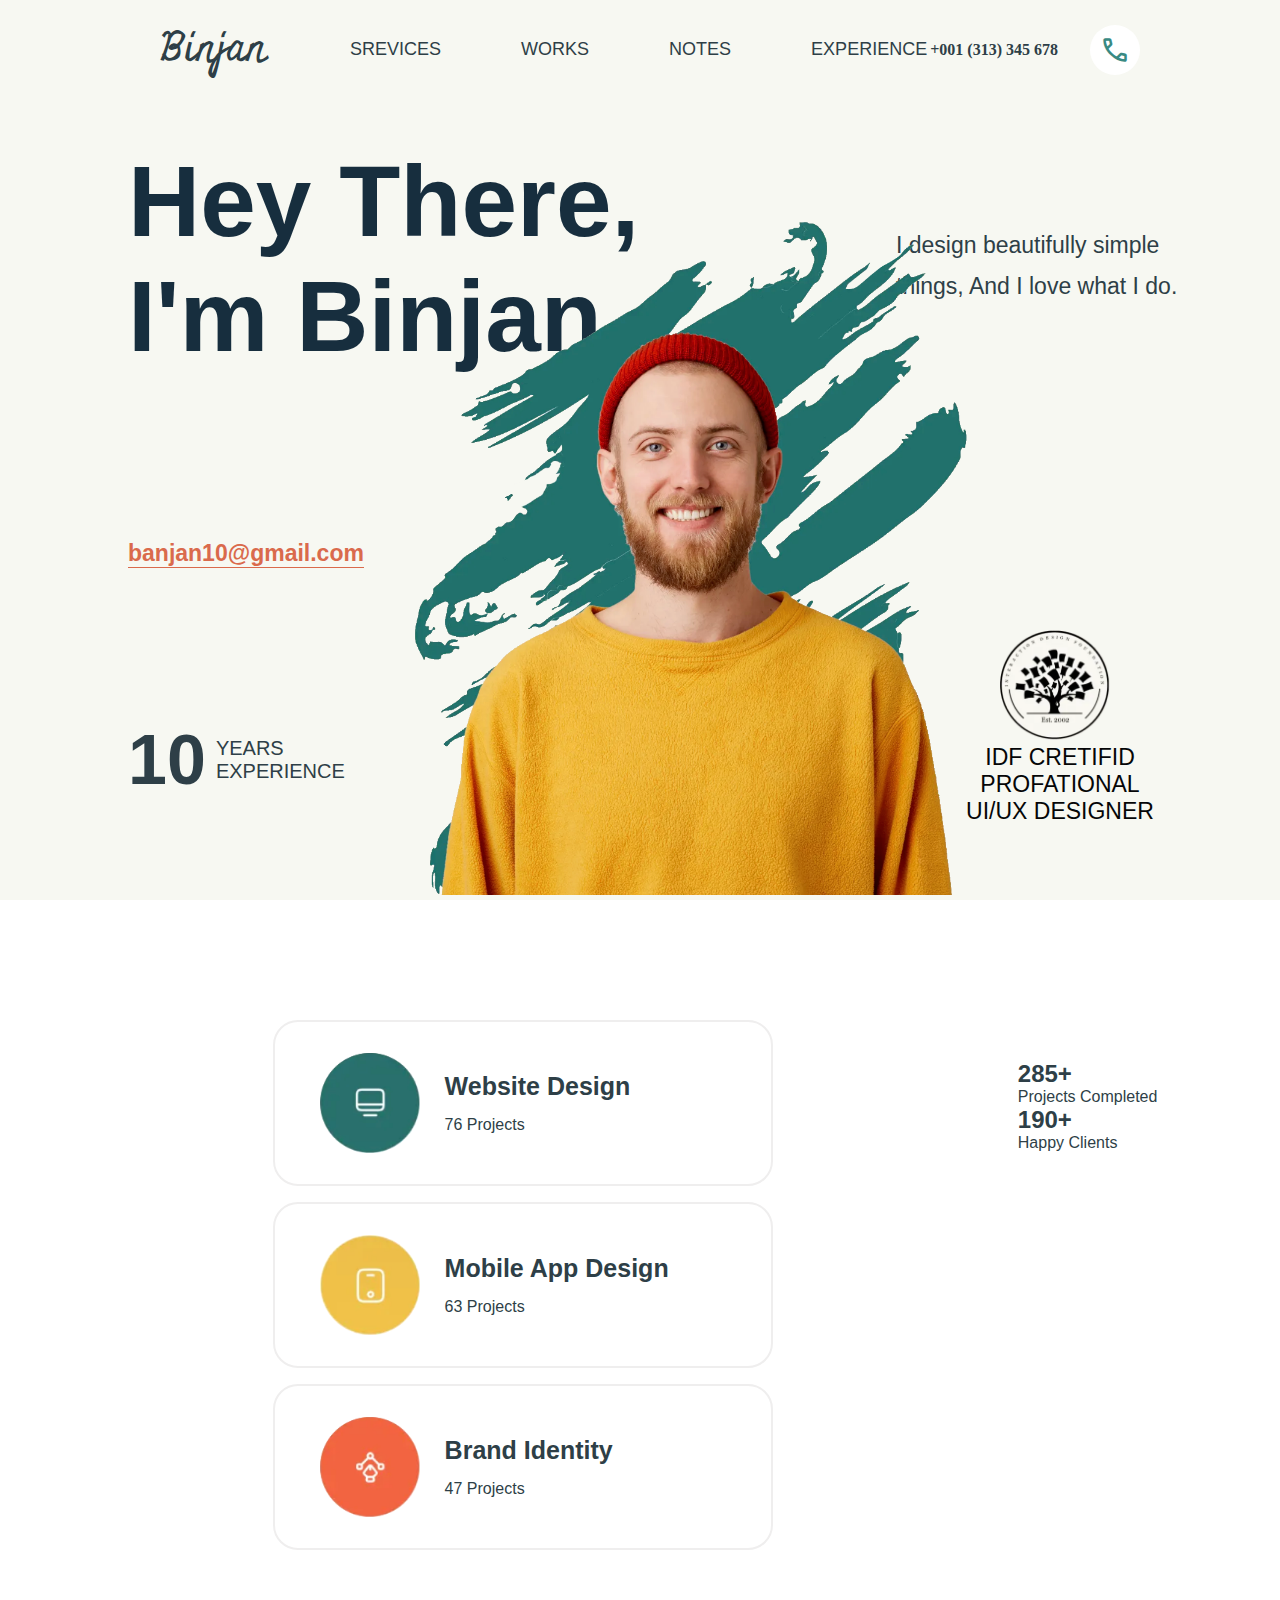
<file: Coding_Exercise/index.html>
<!doctype html>
<html lang="cs">
<head>
    <meta charset="UTF-8">
    <meta name="viewport"
          content="width=device-width, user-scalable=no, initial-scale=1.0, maximum-scale=1.0, minimum-scale=1.0">
    <meta http-equiv="X-UA-Compatible" content="ie=edge">
    <link rel="stylesheet" href="style.css">
    <link rel="preconnect" href="https://fonts.googleapis.com">
    <link rel="preconnect" href="https://fonts.gstatic.com" crossorigin>
    <link href="https://fonts.googleapis.com/css2?family=Miniver&display=swap" rel="stylesheet">
    <link rel="stylesheet"
          href="https://fonts.googleapis.com/css2?family=Material+Symbols+Outlined:opsz,wght,FILL,GRAD@20..48,100..700,0..1,-50..200&icon_names=call"/>
    <title>Homework</title>
</head>
<body>

<header>
    <nav>
        <div id="hd-logo">
            <p class="miniver-regular">Binjan</p>
        </div>
        <div>
            <ul>
                <li><a href="#">SREVICES</a></li>
                <li><a href="#">WORKS</a></li>
                <li><a href="#">NOTES</a></li>
                <li><a href="#">EXPERIENCE</a></li>
            </ul>
        </div>
        <div class="hd-login">
            <p>+001 (313) 345 678</p>
            <button>
                <span class="material-symbols-outlined" style="font-size:30px; color:#398a83;">call</span>
            </button>
        </div>
    </nav>
    <section>

        <h1 >Hey There, I'm Binjan</h1>
        <p id="hd-text">I design beautifully simple  things, And I love what I do. </p>
        <a href="#">banjan10@gmail.com</a>
        <div id="hd-years">
            <h2>10</h2>
            <p>YEARS EXPERIENCE</p>
        </div>
        <div id="hd-certification">
            <img src="../images/tree-logo.png"/>
            <p>IDF CRETIFID PROFATIONAL UI/UX DESIGNER</p>
        </div>

        <img src="../images/manGreenBg.png" id="hd-main-img"/></section>
</header>

<main>
    <section class="first-section">
        <div id="fs-projects-container">
            <div>
                <img src="../images/green-logo.png"/>
                <div>
                    <h3>Website Design</h3>
                    <p>76 Projects</p>
                </div>
            </div>
            <div>
                <img src="../images/yellow-logo.png" />
                <div>
                    <h3>Mobile App Design</h3>
                    <p>63 Projects</p>
                </div>
            </div>
            <div>
                <img src="../images/red-logo.png"/>
                <div>
                    <h3>Brand Identity</h3>
                    <p>47 Projects</p>
                </div>
            </div>

        </div>
        <div>
            <h1></h1>
            <p></p>
            <p></p>
            <div>
                <h2>285+</h2>
                <p>Projects Completed</p>
            </div>
            <div>
                <h2>190+</h2>
                <p>Happy Clients</p>
            </div>
        </div>

    </section>
</main>


</body>
</html>
</file>
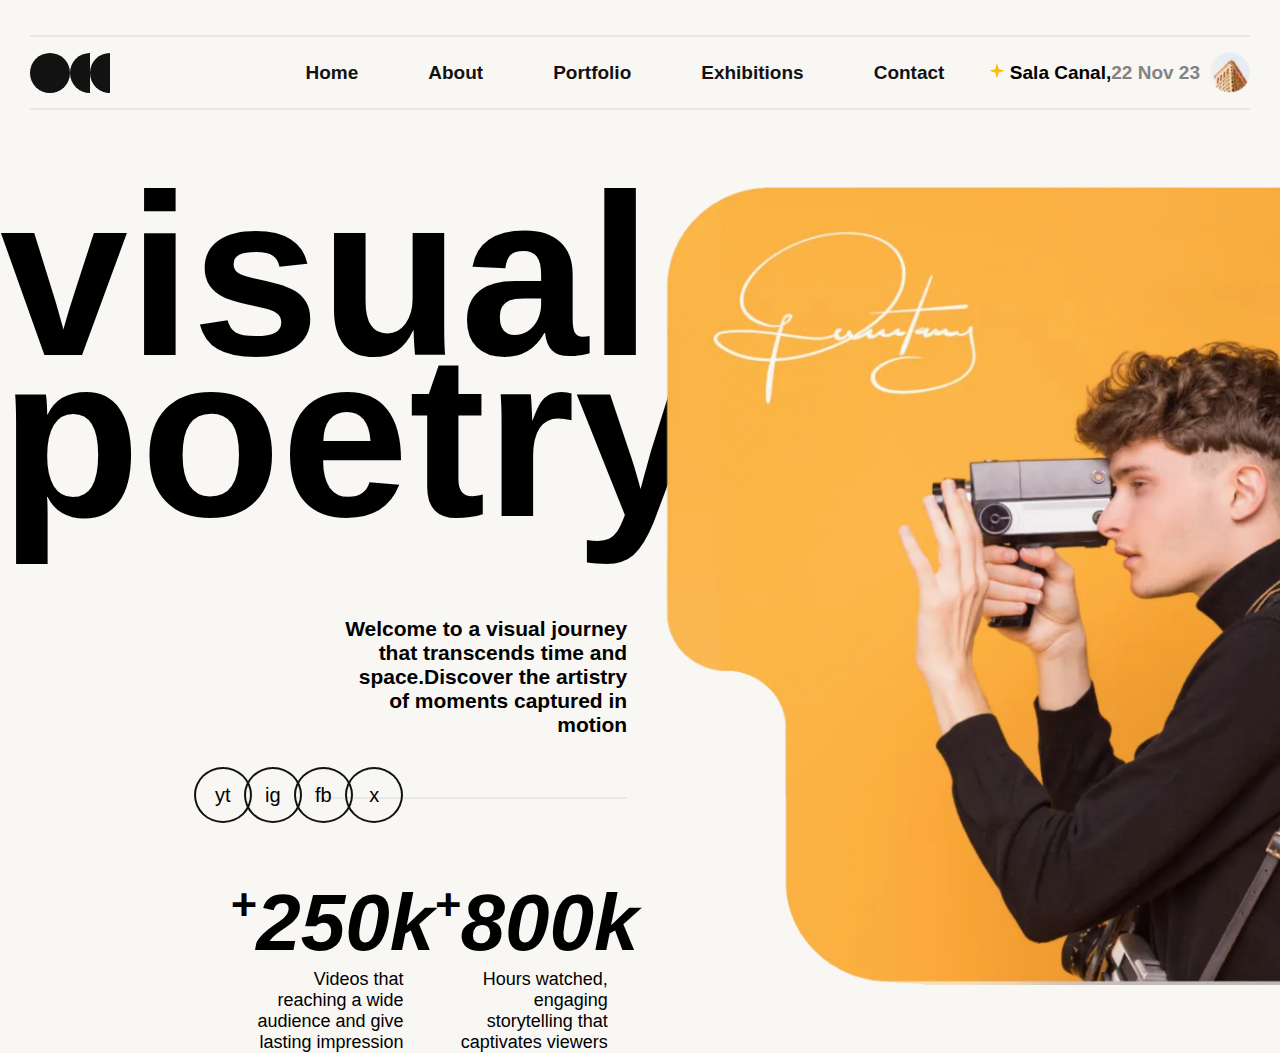
<file: SchoolWebTwo/index.html>
<!doctype html>
<html lang="cs">
<head>
    <meta charset="UTF-8">
    <meta name="viewport"
          content="width=device-width, user-scalable=no, initial-scale=1.0, maximum-scale=1.0, minimum-scale=1.0">
    <meta http-equiv="X-UA-Compatible" content="ie=edge">
    <link rel="stylesheet" href="style.css">
    <title>Website</title>
</head>
<body>
<header>
    <nav>
        <div id="logo">
            <div class="circle"></div>
            <div class="half-circle"></div>
            <div class="half-circle"></div>
        </div>
        <ul>
            <li><a href="#">Home</a></li>
            <li><a href="#">About</a></li>
            <li><a href="#">Portfolio</a></li>
            <li><a href="#">Exhibitions</a></li>
            <li><a href="#">Contact</a></li>
        </ul>
        <div id="nav-infoBoard">
            <i><img src="imagesTwo/star-icon.png" alt="star icon"/></i>
            <p>Sala Canal,<span>22 Nov 23</span></p>
            <img src="imagesTwo/profile-img.png" alt="profile picture"/>
        </div>
    </nav>
</header>
<main>
    <section id="hero-section">
        <article id="texts">
            <h1>visual poetry</h1>

            <div id="hero-text">
                <div >
                    <p>Welcome to a visual journey that
                        transcends time and space.Discover the
                        artistry of moments captured in motion
                    </p>
                </div>
            </div>
            <div id="hero-circles">
                <span>yt</span>
                <span>ig</span>
                <span>fb</span>
                <span>x</span>
            </div>


            <div id="achievements">
                <div>
                    <h2>250k</h2>
                    <p>Videos that reaching a wide <br> audience and give lasting impression</p>
                </div>
                <div>
                    <h2>800k</h2>
                    <p>Hours watched, engaging <br> storytelling that captivates viewers</p>
                </div>
            </div>

        </article>
        <article id="images">
            <div id="icons">
                <i><img src="imagesTwo/icon-photo.png"/></i>
                <i><img src="imagesTwo/icon-man.png"/></i>
                <i class="svg-icon">
                    <svg xmlns="http://www.w3.org/2000/svg" width="16" height="16" fill="currentColor"
                         class="bi bi-arrow-up-right" viewBox="0 0 16 16">
                        <path fill-rule="evenodd"
                              d="M14 2.5a.5.5 0 0 0-.5-.5h-6a.5.5 0 0 0 0 1h4.793L2.146 13.146a.5.5 0 0 0 .708.708L13 3.707V8.5a.5.5 0 0 0 1 0z"/>
                    </svg>
                </i>

            </div>
            <img src="imagesTwo/main_hero_img.png"/>
            <i id="alone-icon">
                <svg xmlns="http://www.w3.org/2000/svg" width="16" height="16" fill="currentColor" class="bi bi-globe"
                     viewBox="0 0 16 16">
                    <path d="M0 8a8 8 0 1 1 16 0A8 8 0 0 1 0 8m7.5-6.923c-.67.204-1.335.82-1.887 1.855A8 8 0 0 0 5.145 4H7.5zM4.09 4a9.3 9.3 0 0 1 .64-1.539 7 7 0 0 1 .597-.933A7.03 7.03 0 0 0 2.255 4zm-.582 3.5c.03-.877.138-1.718.312-2.5H1.674a7 7 0 0 0-.656 2.5zM4.847 5a12.5 12.5 0 0 0-.338 2.5H7.5V5zM8.5 5v2.5h2.99a12.5 12.5 0 0 0-.337-2.5zM4.51 8.5a12.5 12.5 0 0 0 .337 2.5H7.5V8.5zm3.99 0V11h2.653c.187-.765.306-1.608.338-2.5zM5.145 12q.208.58.468 1.068c.552 1.035 1.218 1.65 1.887 1.855V12zm.182 2.472a7 7 0 0 1-.597-.933A9.3 9.3 0 0 1 4.09 12H2.255a7 7 0 0 0 3.072 2.472M3.82 11a13.7 13.7 0 0 1-.312-2.5h-2.49c.062.89.291 1.733.656 2.5zm6.853 3.472A7 7 0 0 0 13.745 12H11.91a9.3 9.3 0 0 1-.64 1.539 7 7 0 0 1-.597.933M8.5 12v2.923c.67-.204 1.335-.82 1.887-1.855q.26-.487.468-1.068zm3.68-1h2.146c.365-.767.594-1.61.656-2.5h-2.49a13.7 13.7 0 0 1-.312 2.5m2.802-3.5a7 7 0 0 0-.656-2.5H12.18c.174.782.282 1.623.312 2.5zM11.27 2.461c.247.464.462.98.64 1.539h1.835a7 7 0 0 0-3.072-2.472c.218.284.418.598.597.933M10.855 4a8 8 0 0 0-.468-1.068C9.835 1.897 9.17 1.282 8.5 1.077V4z"/>
                </svg>
            </i>
        </article>
    </section>
</main>
</body>
</html>
</file>
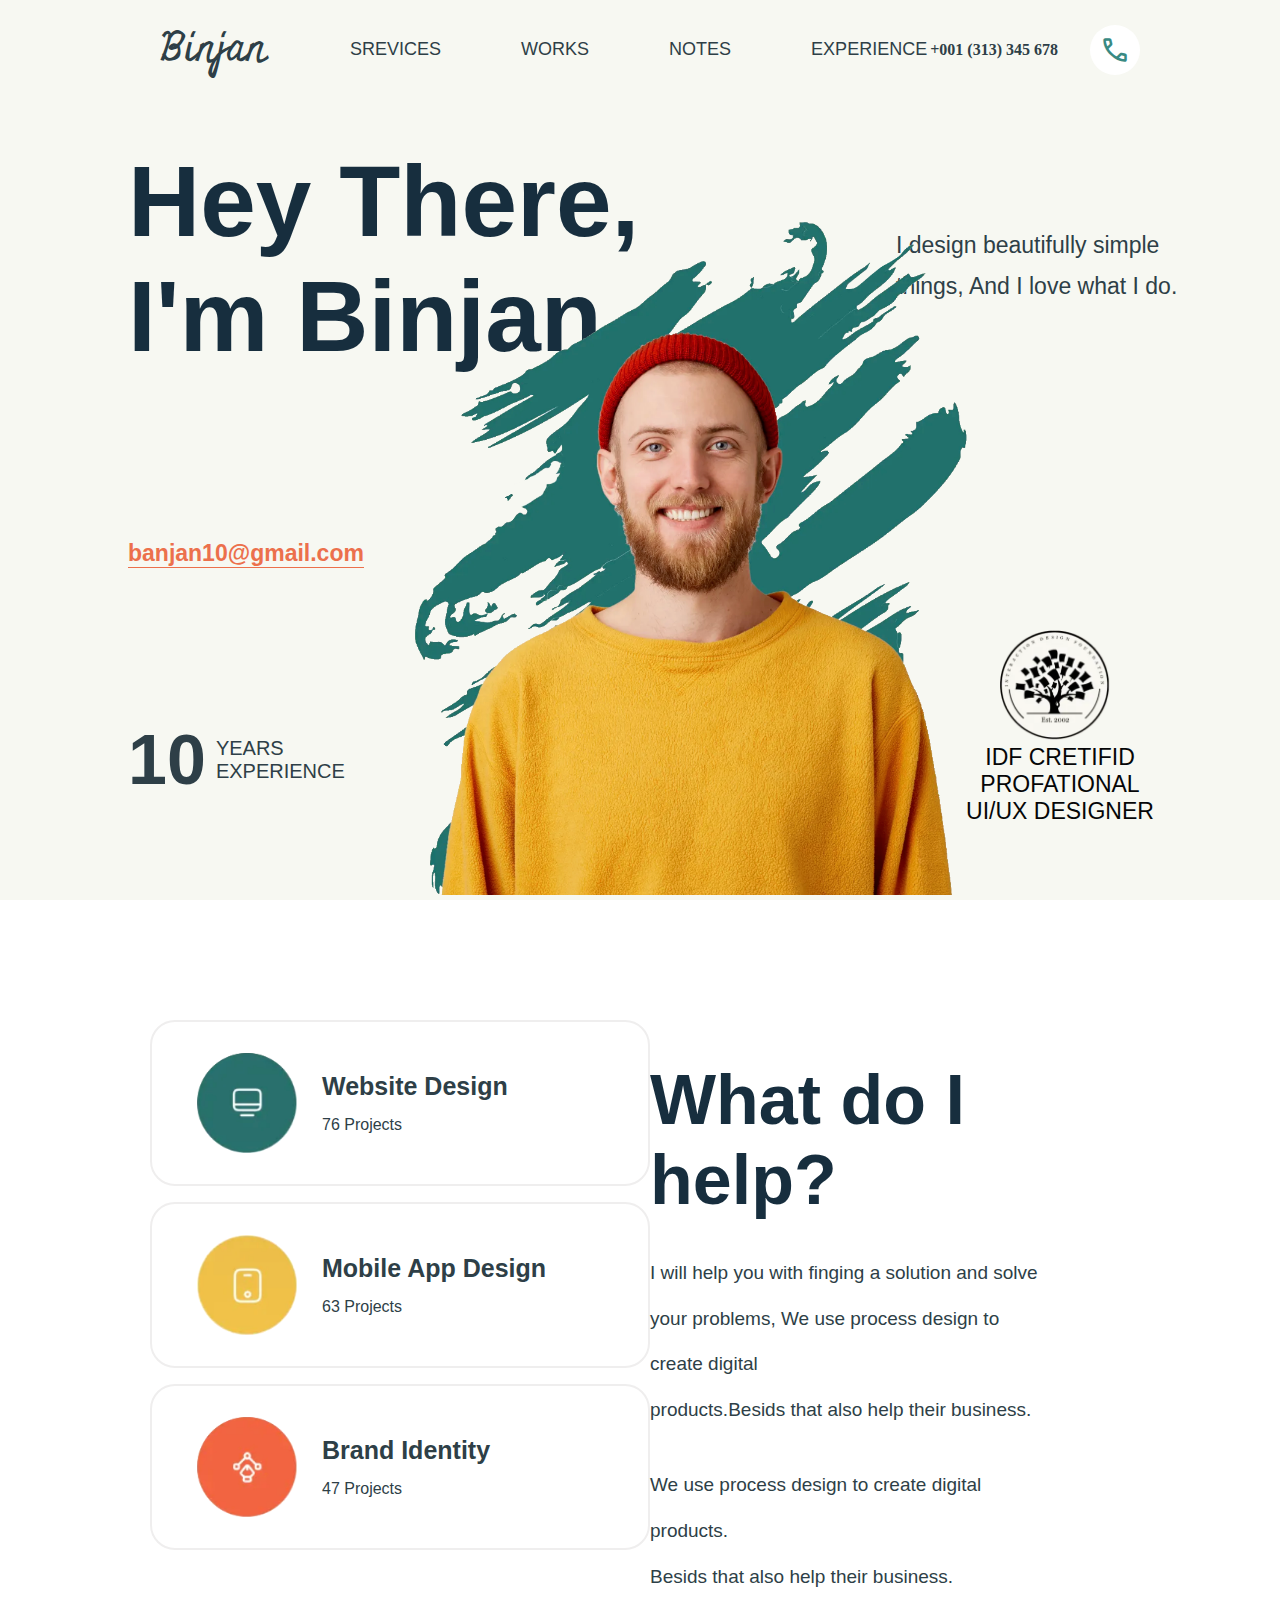
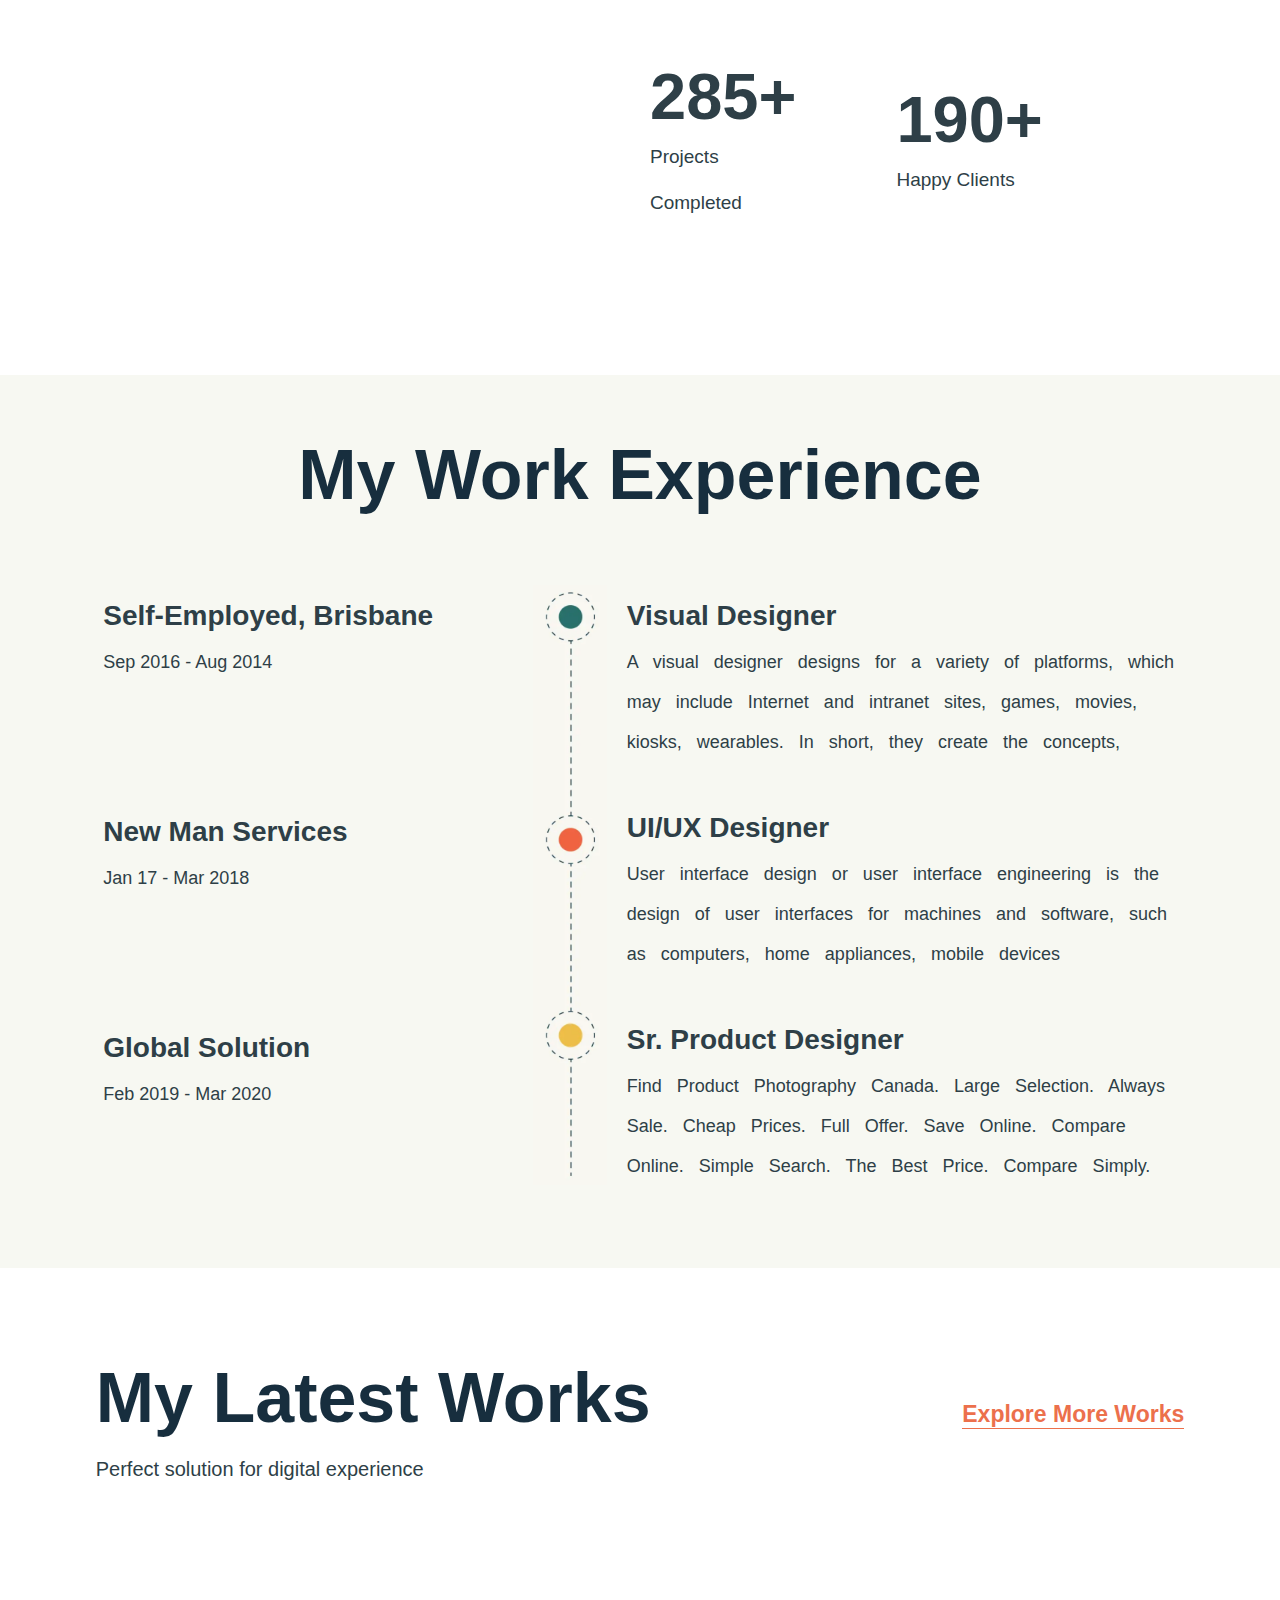
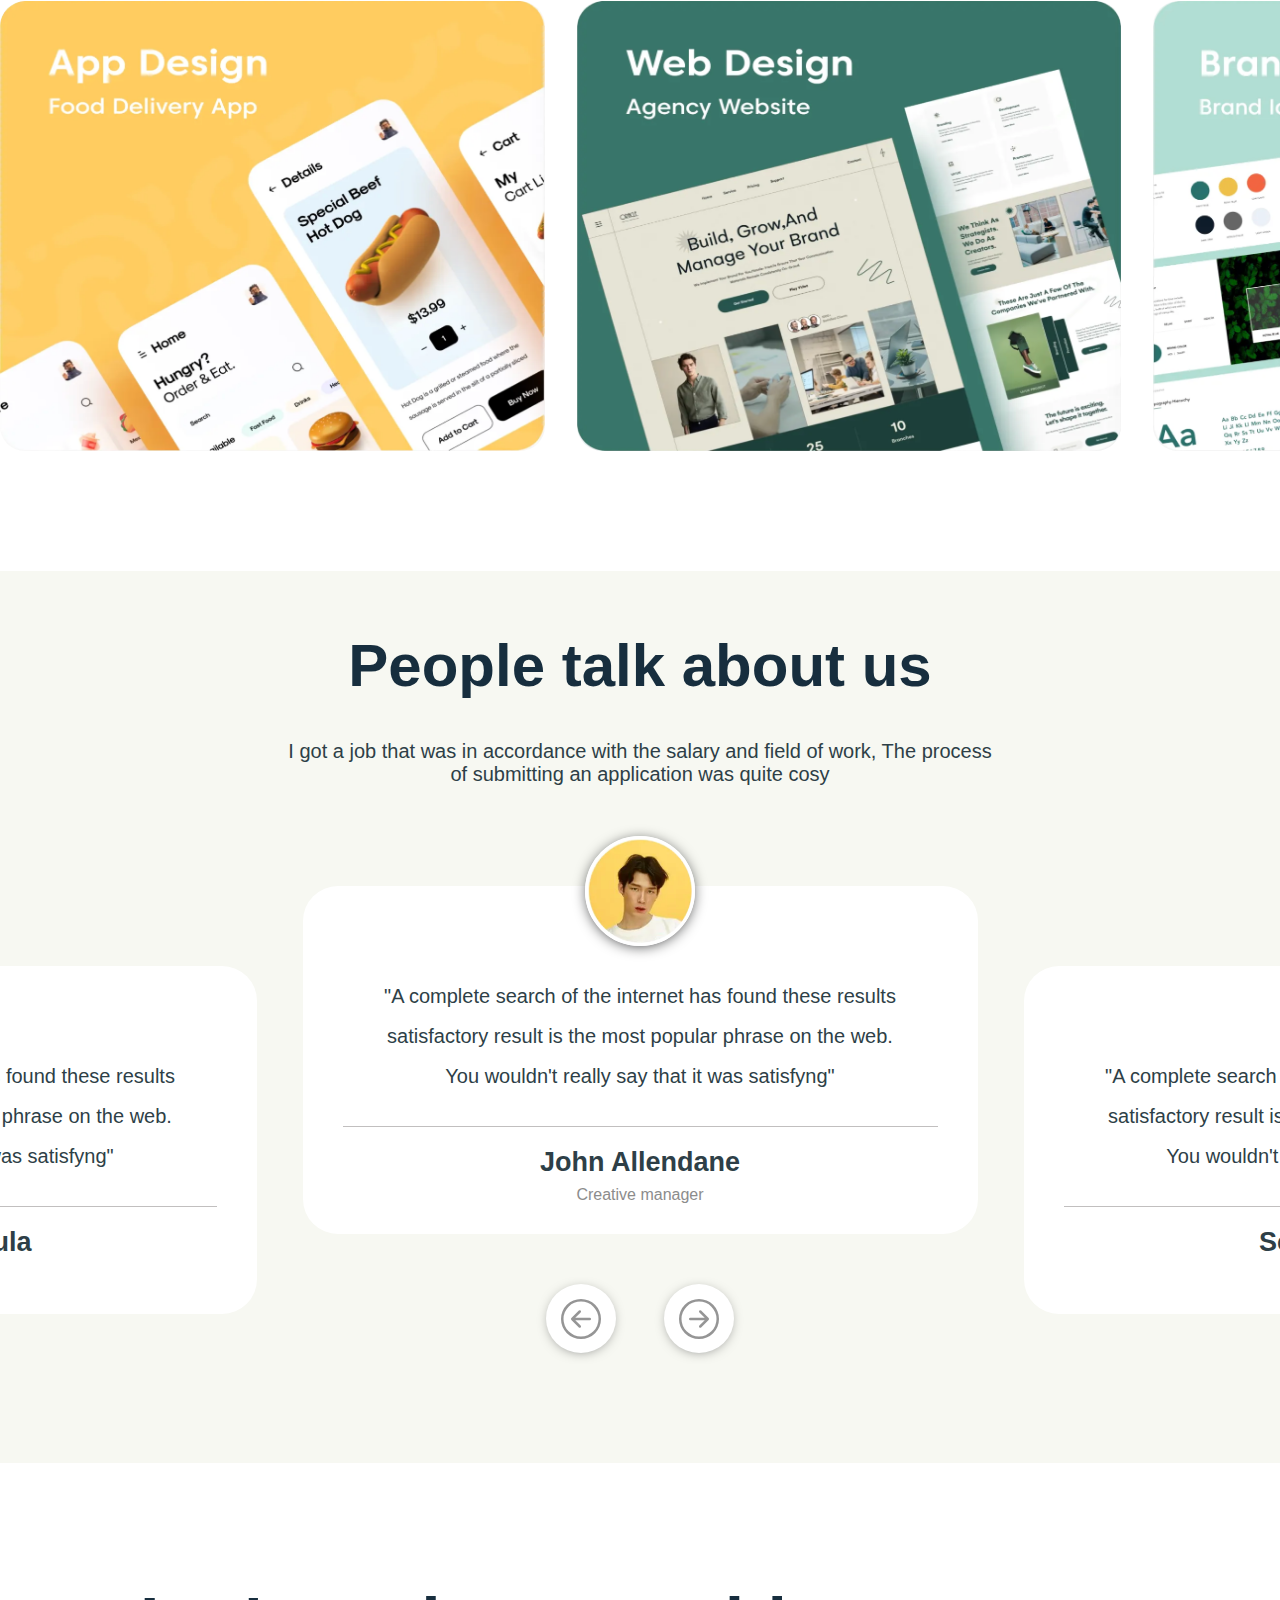
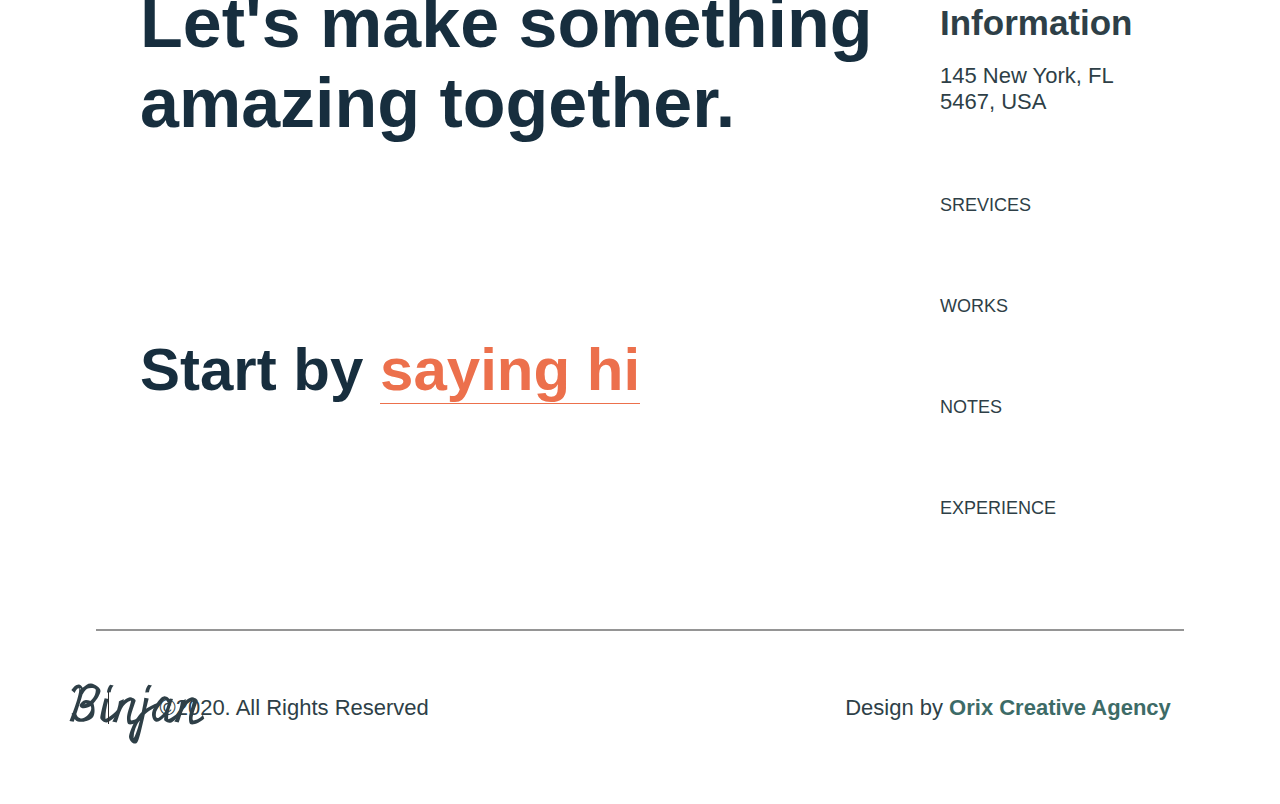
<file: SchoolWebOne/web_copy.html>
<!doctype html>
<html lang="cs">
<head>
    <meta charset="UTF-8">
    <meta name="viewport"
          content="width=device-width, user-scalable=no, initial-scale=1.0, maximum-scale=1.0, minimum-scale=1.0">
    <meta http-equiv="X-UA-Compatible" content="ie=edge">
    <link rel="stylesheet" href="style_web_copy.css">
    <link rel="preconnect" href="https://fonts.googleapis.com">
    <link rel="preconnect" href="https://fonts.gstatic.com" crossorigin>
    <link href="https://fonts.googleapis.com/css2?family=Miniver&display=swap" rel="stylesheet">
    <link rel="stylesheet"
          href="https://fonts.googleapis.com/css2?family=Material+Symbols+Outlined:opsz,wght,FILL,GRAD@20..48,100..700,0..1,-50..200&icon_names=call"/>

    <title>Homework</title>
</head>
<body>

<header>
    <nav>
        <div class="hd-logo">
            <p class="miniver-regular">Binjan</p>
        </div>
        <div>
            <ul>
                <li><a href="#">SREVICES</a></li>
                <li><a href="#">WORKS</a></li>
                <li><a href="#">NOTES</a></li>
                <li><a href="#">EXPERIENCE</a></li>
            </ul>
        </div>
        <div class="hd-login">
            <p>+001 (313) 345 678</p>
            <button>
                <span class="material-symbols-outlined" style="font-size:30px; color:#398a83;">call</span>
            </button>
        </div>
    </nav>
    <section>

        <h1>Hey There, I'm Binjan</h1>
        <p id="hd-text">I design beautifully simple things, And I love what I do. </p>
        <a href="#">banjan10@gmail.com</a>
        <div id="hd-years">
            <h2>10</h2>
            <p>YEARS EXPERIENCE</p>
        </div>
        <div id="hd-certification">
            <img src="imagesOne/header/tree-logo.png" alt="tree-logo"/>
            <p>IDF CRETIFID PROFATIONAL UI/UX DESIGNER</p>
        </div>

        <img src="imagesOne/header/manGreenBg.png" id="hd-main-img" alt="man green background"/></section>
</header>

<main>
    <section class="first-section">
        <div id="fs-projects-container">
            <div>
                <img src="imagesOne/first-section/green-logo.png" alt="green logo"/>
                <div>
                    <h3>Website Design</h3>
                    <p>76 Projects</p>
                </div>
            </div>
            <div>
                <img src="imagesOne/first-section/yellow-logo.png" alt="yellow logo"/>
                <div>
                    <h3>Mobile App Design</h3>
                    <p>63 Projects</p>
                </div>
            </div>
            <div>
                <img src="imagesOne/first-section/red-logo.png" alt="red logo"/>
                <div>
                    <h3>Brand Identity</h3>
                    <p>47 Projects</p>
                </div>
            </div>

        </div>
        <div id="fs-text-container">
            <h1>What do I help?</h1>
            <p>I will help you with finging a solution and solve <br> your problems, We use process design to create
                digital <br> products.Besids that also help their business.</p>
            <p>We use process design to create digital products.<br>Besids that also help their business.</p>
            <div>
                <div>
                    <h2>285+</h2>
                    <p>Projects Completed</p>
                </div>
                <div>
                    <h2>190+</h2>
                    <p>Happy Clients</p>
                </div>
            </div>

        </div>
    </section>
    <section id="second-section">
        <h1>My Work Experience</h1>
        <div id="sc-main-container">
            <div id="sc-phase-container">
                <div>
                    <h2>Self-Employed, Brisbane</h2>
                    <p>Sep 2016 - Aug 2014</p>
                </div>
                <div>
                    <h2>New Man Services</h2>
                    <p>Jan 17 - Mar 2018</p>
                </div>
                <div>
                    <h2>Global Solution</h2>
                    <p>Feb 2019 - Mar 2020</p>
                </div>
            </div>

            <img src="imagesOne/second-section/path-graph.png" alt="path-graph"/>
            <div id="sc-text-container">
                <div>
                    <h3>Visual Designer</h3>
                    <p>A visual designer designs for a variety of platforms,
                        which may include Internet and intranet sites, games,
                        movies, kiosks, wearables. In short, they create the concepts,
                    </p>
                </div>
                <div>
                    <h3>UI/UX Designer</h3>
                    <p>User interface design or user interface engineering is
                        the design of user interfaces for machines and software,
                        such as computers, home appliances, mobile devices
                    </p>
                </div>
                <div>
                    <h3>Sr. Product Designer</h3>
                    <p>Find Product Photography Canada. Large Selection. Always Sale.
                        Cheap Prices. Full Offer. Save Online. Compare Online.
                        Simple Search. The Best Price. Compare Simply.
                    </p>
                </div>
            </div>
        </div>
    </section>
    <section id="third-section">
        <div id="td-header-container">
            <div>
                <h1>My Latest Works</h1>
                <p>Perfect solution for digital experience</p>
            </div>
            <a href="#">Explore More Works</a>
        </div>
        <div id="td-project-container">
            <img src="imagesOne/third-section/yellow-card.png" class="full-card" alt="yellow card"/>
            <img src="imagesOne/third-section/green-card.png" class="full-card" alt="green card"/>
            <img src="imagesOne/third-section/light-blue-card.png" alt="light blue card"/>
        </div>

    </section>
    <section id="fourth-section">
        <div id="fh-header-container">
            <h1>People talk about us</h1>
            <p>I got a job that was in accordance with the salary and field of work, The process of submitting an
                application was quite cosy</p>
        </div>

        <div id="fs-cards-container">
            <div class="fs-card">
                <div class="fs-img">
                    <img src="imagesOne/fourth-section/profil-green.png" alt="profil green"/>
                </div>
                <div class="fs-text">
                    <p>"A complete search of the internet has found
                        these results satisfactory result is the most
                        popular phrase on the web. You wouldn't really
                        say that it was satisfyng"</p>
                </div>
                <div class="fs-heading">
                    <div>
                        <h3>Anamika Sandula</h3>
                        <p>Creative manager</p>
                    </div>
                </div>
            </div>
            <div class="fs-card main">
                <div class="fs-img">
                    <img src="imagesOne/fourth-section/profil-yellow.png" alt="profil yellow"/>
                </div>
                <div class="fs-text">
                    <p>"A complete search of the internet has found
                        these results satisfactory result is the most
                        popular phrase on the web. You wouldn't really
                        say that it was satisfyng"</p>
                </div>
                <div class="fs-heading">
                    <div>
                        <h3>John Allendane</h3>
                        <p>Creative manager</p>
                    </div>
                </div>
            </div>
            <div class="fs-card">
                <div class="fs-img">

                    <img src="imagesOne/fourth-section/profil-red.png" alt="profil red"/>
                </div>
                <div class="fs-text">
                    <p>"A complete search of the internet has found
                        these results satisfactory result is the most
                        popular phrase on the web. You wouldn't really
                        say that it was satisfyng"</p>
                </div>
                <div class="fs-heading">
                    <div>
                        <h3>Souther Hakcax</h3>
                        <p>Creative manager</p>
                    </div>
                </div>
            </div>
        </div>
        <div id="fs-button-container">
            <button id="front">
                <svg xmlns="http://www.w3.org/2000/svg" class="bi bi-arrow-left-circle icon" viewBox="0 0 16 16" >
                    <path fill-rule="evenodd"
                          d="M1 8a7 7 0 1 0 14 0A7 7 0 0 0 1 8m15 0A8 8 0 1 1 0 8a8 8 0 0 1 16 0m-4.5-.5a.5.5 0 0 1 0 1H5.707l2.147 2.146a.5.5 0 0 1-.708.708l-3-3a.5.5 0 0 1 0-.708l3-3a.5.5 0 1 1 .708.708L5.707 7.5z"/>
                </svg>
            </button>
            <button id="back">
                <svg xmlns="http://www.w3.org/2000/svg" class="bi bi-arrow-right-circle icon" viewBox="0 0 16 16">
                    <path fill-rule="evenodd"
                          d="M1 8a7 7 0 1 0 14 0A7 7 0 0 0 1 8m15 0A8 8 0 1 1 0 8a8 8 0 0 1 16 0M4.5 7.5a.5.5 0 0 0 0 1h5.793l-2.147 2.146a.5.5 0 0 0 .708.708l3-3a.5.5 0 0 0 0-.708l-3-3a.5.5 0 1 0-.708.708L10.293 7.5z"/>
                </svg>
            </button>

        </div>
    </section>

</main>
<footer>

    <div id="footer-up-container">
        <div id="footer-up-left">
            <h1>
                Let's make something amazing together.
            </h1>
            <h2>
                Start by <span>saying hi</span>
            </h2>
        </div>
        <div id="footer-up-right">
            <div>
                <h3>Information</h3>
                <p>145 New York, FL 5467, USA</p>
            </div>
            <div id="nav">
                <ul>
                    <li><a href="#">SREVICES</a></li>
                    <li><a href="#">WORKS</a></li>
                    <li><a href="#">NOTES</a></li>
                    <li><a href="#">EXPERIENCE</a></li>
                </ul>
            </div>

        </div>

    </div>

    <div id="footer-down-container">
        <div id="footer-down-nav">
            <div class="hd-logo">
                <p class="miniver-regular">Binjan</p>
            </div>
            <p id="copy-right" >&#169;2020. All Rights Reserved</p>
            <div>
                <p>Design by <span>Orix Creative Agency</span></p>
            </div>
        </div>



    </div>
</footer>
<script src="script.js"></script>

</body>
</html>
</file>
<file: Coding_Exercise/style.css>
* {
    margin: 0;
    padding: 0;
    box-sizing: border-box;
    color: #2e3f47;
    font-family: "Arial", sans-serif
}

/*
extended
*/

.miniver-regular {
    font-family: "Miniver", cursive;
    font-weight: 0;
    font-style: normal;
}
.material-symbols-outlined {
    font-variation-settings:
            'FILL' 0,
            'wght' 600,
            'GRAD' 0,
            'opsz' 48;
}

/*
extended
*/

header {
    width: 100%;
    height: 100vh;
    background: #f7f8f2;

    nav {
        display: flex;
        align-items: center;
        justify-content: space-between;
        padding-top: 20px;


        ul {
            list-style: none;
            display: flex;
            gap: 5rem;
            margin-left: 80px;


            a {
                text-decoration: none;
                font-size: 18px;


            }

            li {
                position: relative;

                a {
                    position: relative;
                    display: inline-block;
                    transition: color 0.3s;
                }
            }

            li:hover {
                transition: 1s;
                transform: scale(1.05);

                a {
                    transition: 1s;
                    color: #3d6b67;

                }

                a::before, a::after {
                    display: block;
                }
            }

            li a::before,
            li a::after {
                position: absolute;
                top: 0;
                display: none;

            }

            li a::before {
                content: "(";
                left: -15px;
            }

            li a::after {
                content: ")";
                right: -15px;
            }

        }

        #hd-logo {
            display: flex;
            align-items: center;

            p {
                text-align: center;
                margin-left: 160px;
                font-size: 40px;

            }
        }

        .hd-login {
            display: flex;
            align-items: center;
            gap: 2rem;
            margin-right: 140px;

            p {
                font-family: "Verdana", cursive;
                font-weight: bold;
            }

            button {
                width: 50px;
                height: 50px;
                border-radius: 50%;
                border: none;
                background-color: white;
                display: flex;
                align-items: center;
                justify-content: center;
            }

        }
    }

    section{
        h1{
            position: absolute;
            top: 16%;
            left: 10%;
            font-family: "Arial", sans-serif;
            color: #172e3e;
            font-size: 100px;
            width: 600px;
        }
        #hd-text{
            position: absolute;
            top: 25%;
            left: 70%;
            font-family: "Arial", sans-serif;
            font-size: 23px;
            width:300px;
            line-height: 1.8

        }

        a{
            position: absolute;
            top: 60%;
            left: 10%;
            color: #da6a4c;
            font-family: "Arial", sans-serif;
            font-size: 23px;
            font-weight: bold;
            text-decoration: none;
            border-bottom: 1px solid #da6a4c;
        }

            #hd-years{
                position: absolute;
                top: 80%;
                left: 10%;
                display: flex;
                align-items: center;
                gap: 10px;
                color: #172e3e;
                h2{
                    font-size: 70px;
                    font-family: "Arial", sans-serif;
                }
                p{
                    font-size: 20px;
                    width: 50px;
                }
            }
        #hd-certification{
            position: absolute;
            top: 70%;
            left: 75%;

            img{
                width: 110px;
                margin-left: 40px;
            }
            p{
                font-family: "Arial", sans-serif;
                font-size: 23px;
                color: #050607;
                width: 200px;
                text-align: center;
            }
        }

    }
    #hd-main-img{
        position: absolute;
        bottom: 0;
        left: 32%;
        height: 83%;
    }
}
main{
    .first-section{
        display: flex;
        justify-content: space-around;
        margin-top: 120px;
        margin-bottom: 120px;
        #fs-projects-container{
            margin-left: 150px;
            display: flex;
            flex-direction: column;
            gap: 1rem;

            div{
                display: flex;
                align-items: center;
                border: #efeeee solid 2px;
                border-radius: 25px;
                padding: 25px;
                width: 500px;
                img{
                    width: 100px;
                    height: 100px;
                    margin-left: 20px;
                }
                div{
                    border: none;
                    display: flex;
                    flex-direction: column;
                    align-items: flex-start;
                    h3{
                        font-size: 25px;
                        margin-bottom: 15px;
                    }
                    p{
                        font-size: 16px;
                    }
                }
            }
        }
        #fs-text-container{
            margin-right: 250px;
            h1{
                color: #172e3e;
                font-size: 70px;
                margin-bottom: 30px;
            }
            p{
                font-size: 19px;
                text-align: left;
                line-height: 2.4;
                margin-bottom: 30px;
            }
            div{
                margin-top: 30px;
                display: flex;
                gap: 100px;
                div{
                    display: flex;
                    flex-direction: column;
                    justify-content: center;
                    text-align: center;
                    gap: 0;
                    h2{
                        font-size: 65px;
                    }


                }
            }
        }
    }
    #second-section{
        display: flex;
        align-items: center;
        justify-content: center;
        flex-direction: column;
        padding: 20px;
        background: #f7f8f2;
    }
    h1{
        color: #172e3e;
        font-size: 70px;
        margin-bottom: 40px;
        margin-top: 40px;
    }
    #sc-main-container{
        margin-top: 30px;
        display: flex;
        justify-content: space-around;
        #sc-phase-container{
            margin-top: 15px;
            margin-right: 100px;
            display: flex;
            flex-direction: column;
            div{
                margin-bottom: 143px;
                h2{
                    font-size: 28px;
                    margin-bottom: 20px;
                }
                p{
                    font-size: 18px;
                }
            }
        }
        #sc-text-container{
            margin-top: 15px;
            margin-left: 20px;
            div{
                h3{
                    font-size: 28px;
                    margin-bottom: 10px;
                }
                p{
                    word-spacing: 10px;
                    font-size: 18px;
                    width: 550px;
                    line-height: 40px;
                    margin-bottom: 50px;
                }
            }
        }

    }
    img{
        width: auto;
        height: 600px;
    }
    #third-section{
        margin: 50px 0 80px 0;
        display: flex;
        flex-direction: column;
        #td-header-container{
            display: flex;
            align-items: center;
            justify-content: space-around;
            margin-bottom: 120px;
            h1{
                padding-right: 120px;
                margin-bottom: 20px;
            }
            p{
                font-size: 20px;

            }
            a{
                padding-top: 30px;
                color: #da6a4c;
                font-family: "Arial", sans-serif;
                font-size: 23px;
                font-weight: bold;
                text-decoration: none;
                border-bottom: 1px solid #da6a4c;
            }
        }
        #td-project-container{
            display: flex;
            justify-content: right;
            gap: 2rem;
            img{
                height: 450px;
            }
            .full-card{
                width:600px;
            }
        }
    }
    #fourth-section{
        display: flex;
        align-items: center;
        justify-content: center;
        flex-direction: column;
        padding: 20px;
        background: #f7f8f2;
        margin-top: 120px;
        #fh-header-container{
            display: flex;
            align-items: center;
            justify-content: center;
            flex-direction: column;
            margin-bottom: 30px;
            h1{
                font-size: 60px;
            }
            p{
                font-size: 20px;
                text-align: center;
                width: 705px;
            }

        }
    }
}
</file>
<file: SchoolWebTwo/style.css>
* {
    margin: 0;
    padding: 0;
    box-sizing: border-box;
    font-family: 'Poppins', sans-serif;
}
body{
    background-color: #f8f7f4;
}
/*
header
 */
header {
    width: 100%;
    padding: 35px 30px;
    margin-bottom: 50px;
    nav {
        display: flex;
        justify-content: space-between;
        align-items: center;
        border-top: rgb(232, 232, 232) solid 2px;
        border-bottom: rgb(232, 232, 232) solid 2px;
        padding: 15px 0;
        ul {
            display: flex;
            gap: 70px;
            padding-left: 150px;

            li {
                list-style: none;

                a {
                    text-decoration: none;
                    color:rgb(18, 18, 18) ;
                    font-size: 19px;
                    font-weight: 590;
                }
            }
        }


    }
}
div#nav-infoBoard {
    display: flex;
    align-items: center;
    font-weight: 590;
    p{
        font-size: 19px;
        padding-left: 5px;
    }
    span{
        color: rgb(131, 131, 131);
    }
    img[alt='star icon'] {
        width: 15px;
    }
    img[alt='profile picture'] {
        width: 50px;
        padding-left: 10px;
    }

}
#logo{
    display: flex;
}
.circle{
    background-color: rgb(18, 18, 18);
    width: 40px;
    height: 40px;
    border-radius: 100%;
}
.half-circle{
    width: 20px;
    height: 40px;
    background-color: rgb(18, 18, 18);
    border-top-left-radius: 100px;
    border-bottom-left-radius: 100px;
}
/*
header
 */

/*
hero section
 */


#hero-section{
    display: flex;


}
#images{
    display: flex;
    margin-left: 30px;
    padding-right: 10px;
i{
    img{
        width: 90px;
        height: 90px;
        border-radius: 50%;
    }
    svg{
        width: 90px;
        height: 90px;
        color: #f3f3f3;
        background-color: #050607;
        padding: 20px;
        border-radius: 50%;
    }
}
    img{
        width: 800px;
        height: 800px;
        position: relative;
        bottom: 10px;
    }
}
#icons{
    display: flex;
    flex-direction: column;
    position:absolute ;
    top: 700px;
    left: 890px;

}
#alone-icon{
    position: relative;
    right: 100px;
    bottom: 5px;
}
#texts{

    display: flex;
    flex-direction: column;
    justify-content: right;
    width: 49%;
    h1{
        text-align: right;
        font-size: 230px;
        line-height: 0.7;
        font-weight: 900;
        font-family: 'Ext', sans-serif;
    }


    div#achievements{
        display: flex;
        padding-left:230px;
        div{
            display: flex;
            flex-direction: column;
            width: 400px;
            h2{
                text-align: right;
                font-size: 80px;
                font-style: italic;
                width: 85%;
            }
            h2:before{
                content: "+";
                font-size: 45px;
                position: relative;
                bottom: 30px;
            }
            p{
                text-align: right;
                width: 85%;
                font-size: 18px;
                padding-left: 20px;
            }
        }
    }
}


#hero-text{
    display: flex;
    justify-content: right;
    div{
        display: flex;
        justify-content: right;
        p{
            text-align: right;
            width: 90%;
            font-size: 21px;
            font-weight: 590;
        }
        padding: 100px 0 60px 0;
        border-bottom: rgb(232, 232, 232) solid 2px;
        width: 50%;
    }
}
#hero-circles{
    margin: -15px 0 70px 200px;

    span{
        padding: 15px 19px;
        border: 2px solid rgb(18, 18, 18);
        border-radius: 50%;
        margin: 0 -6px;
        font-size: 20px;
    }
    span:nth-child(4){
        padding: 15px 22px;
    }
}

/*
hero section
 */
</file>
<file: SchoolWebOne/style_web_copy.css>
* {
    margin: 0;
    padding: 0;
    box-sizing: border-box;
    color: #2e3f47;
    font-family: "Arial", sans-serif
}

/*
extended
*/

.miniver-regular {
    font-family: "Miniver", cursive;
    font-weight: 0;
    font-style: normal;
}

.material-symbols-outlined {
    font-variation-settings: 'FILL' 0,
    'wght' 600,
    'GRAD' 0,
    'opsz' 48;
}

/*
extended
*/

header {
    width: 100%;
    height: 100vh;
    background: #f7f8f2;

    nav {
        display: flex;
        align-items: center;
        justify-content: space-between;
        padding-top: 20px;


        ul {
            list-style: none;
            display: flex;
            gap: 5rem;
            margin-left: 80px;


            a {
                text-decoration: none;
                font-size: 18px;


            }

            li {
                position: relative;

                a {
                    position: relative;
                    display: inline-block;
                    transition: color 0.3s;
                }
            }

            li:hover {
                transition: 1s;
                transform: scale(1.05);

                a {
                    transition: 1s;
                    color: #3d6b67;

                }

                a::before, a::after {
                    display: block;
                }
            }

            li a::before,
            li a::after {
                position: absolute;
                top: 0;
                display: none;

            }

            li a::before {
                content: "(";
                left: -15px;
            }

            li a::after {
                content: ")";
                right: -15px;
            }

        }

        .hd-logo {
            display: flex;
            align-items: center;

            p {
                text-align: center;
                margin-left: 160px;
                font-size: 40px;

            }
        }

        .hd-login {
            display: flex;
            align-items: center;
            gap: 2rem;
            margin-right: 140px;

            p {
                font-family: "Verdana", cursive;
                font-weight: bold;
            }

            button {
                width: 50px;
                height: 50px;
                border-radius: 50%;
                border: none;
                background-color: white;
                display: flex;
                align-items: center;
                justify-content: center;
            }

        }
    }

    section {
        h1 {
            position: absolute;
            top: 16%;
            left: 10%;
            font-family: "Arial", sans-serif;
            color: #172e3e;
            font-size: 100px;
            width: 600px;
        }

        #hd-text {
            position: absolute;
            top: 25%;
            left: 70%;
            font-family: "Arial", sans-serif;
            font-size: 23px;
            width: 300px;
            line-height: 1.8

        }

        a {
            position: absolute;
            top: 60%;
            left: 10%;
            color: #ec704c;
            font-family: "Arial", sans-serif;
            font-size: 23px;
            font-weight: bold;
            text-decoration: none;
            border-bottom: 1px solid #ec704c;
        }

        #hd-years {
            position: absolute;
            top: 80%;
            left: 10%;
            display: flex;
            align-items: center;
            gap: 10px;
            color: #172e3e;

            h2 {
                font-size: 70px;
                font-family: "Arial", sans-serif;
            }

            p {
                font-size: 20px;
                width: 50px;
            }
        }

        #hd-certification {
            position: absolute;
            top: 70%;
            left: 75%;

            img {
                width: 110px;
                margin-left: 40px;
            }

            p {
                font-family: "Arial", sans-serif;
                font-size: 23px;
                color: #050607;
                width: 200px;
                text-align: center;
            }
        }

    }

    #hd-main-img {
        position: absolute;
        bottom: 0;
        left: 32%;
        height: 83%;
    }
}

main {
    .first-section {
        display: flex;
        justify-content: space-around;
        margin-top: 120px;
        margin-bottom: 120px;

        #fs-projects-container {
            margin-left: 150px;
            display: flex;
            flex-direction: column;
            gap: 1rem;

            div {
                display: flex;
                align-items: center;
                border: #efeeee solid 2px;
                border-radius: 25px;
                padding: 25px;
                width: 500px;

                img {
                    width: 100px;
                    height: 100px;
                    margin-left: 20px;
                }

                div {
                    border: none;
                    display: flex;
                    flex-direction: column;
                    align-items: flex-start;

                    h3 {
                        font-size: 25px;
                        margin-bottom: 15px;
                    }

                    p {
                        font-size: 16px;
                    }
                }
            }
        }

        #fs-text-container {
            margin-right: 250px;

            h1 {
                color: #172e3e;
                font-size: 70px;
                margin-bottom: 30px;
            }

            p {
                font-size: 19px;
                text-align: left;
                line-height: 2.4;
                margin-bottom: 30px;
            }

            div {
                margin-top: 30px;
                display: flex;
                gap: 100px;

                div {
                    display: flex;
                    flex-direction: column;
                    justify-content: center;
                    text-align: center;
                    gap: 0;

                    h2 {
                        font-size: 65px;
                    }


                }
            }
        }
    }

    #second-section {
        display: flex;
        align-items: center;
        justify-content: center;
        flex-direction: column;
        padding: 20px;
        background: #f7f8f2;
    }

    h1 {
        color: #172e3e;
        font-size: 70px;
        margin-bottom: 40px;
        margin-top: 40px;
    }

    #sc-main-container {
        margin-top: 30px;
        display: flex;
        justify-content: space-around;

        #sc-phase-container {
            margin-top: 15px;
            margin-right: 100px;
            display: flex;
            flex-direction: column;

            div {
                margin-bottom: 143px;

                h2 {
                    font-size: 28px;
                    margin-bottom: 20px;
                }

                p {
                    font-size: 18px;
                }
            }
        }

        #sc-text-container {
            margin-top: 15px;
            margin-left: 20px;

            div {
                h3 {
                    font-size: 28px;
                    margin-bottom: 10px;
                }

                p {
                    word-spacing: 10px;
                    font-size: 18px;
                    width: 550px;
                    line-height: 40px;
                    margin-bottom: 50px;
                }
            }
        }

    }

    img {
        width: auto;
        height: 600px;
    }

    #third-section {
        margin: 50px 0 80px 0;
        display: flex;
        flex-direction: column;

        #td-header-container {
            display: flex;
            align-items: center;
            justify-content: space-around;
            margin-bottom: 120px;

            h1 {
                padding-right: 120px;
                margin-bottom: 20px;
            }

            p {
                font-size: 20px;

            }

            a {
                padding-top: 30px;
                color: #ec704c;
                font-family: "Arial", sans-serif;
                font-size: 23px;
                font-weight: bold;
                text-decoration: none;
                border-bottom: 1px solid #ec704c;
            }
        }

        #td-project-container {
            display: flex;
            justify-content: right;
            gap: 2rem;

            img {
                height: 450px;
                border-radius: 25px 0 0 25px;

            }

            .full-card {
                width: 600px;
                border-radius: 25px;
            }
        }
    }

    #fourth-section {
        display: flex;
        align-items: center;
        justify-content: center;
        flex-direction: column;
        padding: 20px;
        background: #f7f8f2;
        margin-top: 120px;
        margin-bottom: 120px;
        padding-bottom: 80px;

        #fh-header-container {
            display: flex;
            align-items: center;
            justify-content: center;
            flex-direction: column;
            margin-bottom: 30px;

            h1 {
                font-size: 60px;
            }

            p {
                font-size: 20px;
                text-align: center;
                width: 705px;
            }

        }

        #fs-cards-container {
            display: flex;
            gap: 1rem;
            margin-top: 150px;
            perspective: 1000px;

            .fs-card {
                display: flex;
                flex-direction: column;
                justify-content: center;
                padding: 80px 40px 30px;
                background: #ffffff;
                border-radius: 35px;
                width: 675px;
            }

            .fs-img {
                display: flex;
                justify-content: center;
                height: 10px;

                img {
                    overflow: hidden;
                    position: relative;
                    bottom: 130px;
                    box-shadow: #050607 0 2px 15px -4px;;
                }

            }

            .fs-text {
                p {
                    font-size: 20px;
                    text-align: center;
                    line-height: 2;
                    margin: 0 26px 10px 26px;
                }
            }

            img {
                height: 110px;
                border-radius: 50%;
                border: #ffffff solid 3px;
            }

            .fs-heading {
                margin-top: 20px;
                border-top: #c1bfbf solid 1px;
                display: flex;
                justify-content: center;

                div {
                    margin-top: 20px;
                    display: flex;
                    flex-direction: column;

                    h3 {
                        font-size: 27px;
                    }

                    p {
                        padding-top: 8px;
                        text-align: center;
                        color: #8c8c8c;
                    }
                }
            }
        }

        #fs-button-container {
            display: flex;
            gap: 3rem;
            position: relative;
            top: -30px;

            button {
                padding: 15px 15px 11px 15px;
                border-radius: 50%;
                background: #ffffff;
                box-shadow: #050607 0 2px 15px -8px;;
                border: none;

                .icon {
                    width: 40px;
                    height: 40px;

                    path {
                        fill: #959595;
                    }
                }
            }

            button:hover {
                background: #3d6b67;
                transition: 1s;

                .icon path {
                    transition: 1s;
                    fill: #ffffff;
                }

            }
        }
    }
}

footer {

    #footer-up-container {
        display: flex;
        justify-content: space-between;
        padding: 0 240px 110px 140px;

        #footer-up-left {
            display: flex;
            flex-direction: column;
            gap: 12rem;

            h1 {
                font-size: 70px;
                color: #172e3e;
                width: 800px;
            }

            h2 {
                font-size: 60px;
                color: #172e3e;

                span {
                    color: #ec704c;
                    border-bottom: 1px solid #ec704c;
                }

            }
        }

        #footer-up-right {
            padding-top: 20px;
            display: flex;
            flex-direction: column;
            gap: 5rem;
            text-align: left;

            div {
                h3 {
                    font-size: 35px;
                }

                p {
                    font-size: 22px;
                    padding-top: 20px;
                }
            }

            #nav {
                display: flex;

                ul {
                    list-style: none;
                    display: flex;
                    gap: 5rem;
                    display: flex;
                    flex-direction: column;


                    a {
                        text-decoration: none;
                        font-size: 18px;
                    }

                    li {
                        position: relative;

                        a {
                            position: relative;
                            display: inline-block;
                            transition: color 0.3s;
                        }
                    }

                    li:hover {
                        transition: 1s;
                        transform: scale(1.05);

                        a {
                            transition: 1s;
                            color: #3d6b67;

                        }

                        a::before, a::after {
                            display: block;
                        }
                    }

                    li a::before,
                    li a::after {
                        position: absolute;
                        top: 0;
                        display: none;

                    }

                    li a::before {
                        content: "(";
                        left: -15px;
                    }

                    li a::after {
                        content: ")";
                        right: -15px;
                    }

                }
            }
        }

    }

    #footer-down-container {
        display: flex;
        justify-content: center;

        #footer-down-nav {
            display: flex;
            justify-content: space-around;
            align-items: center;
            border-top: 2px solid #959595;
            width: 85%;
            padding: 40px 0 60px 0;

            .hd-logo {
                p {
                    font-size: 50px;
                    position: relative;
                    right: 100px;
                }
            }

            #copy-right {
                font-size: 22px;
                padding: 3px 50px;
                border-left: 1.5px solid #2e2e2e;
                position: relative;
                right: 250px;
            }

            div {
                position: relative;
                left: 30px;

                p {
                    font-size: 22px;

                    span {
                        font-weight: bold;
                        color: #3d6b67;
                    }
                }
            }
        }

    }

}


/*
slider
 */
.main {
    position: relative;
    top: -80px;
}

.left {
    position: relative;
    right: 30px;
}

.right {
    position: relative;
    right: -30px;
}

/*
slider
 */

/*
animation
 */
.anim-mainRight {
    animation: mainRight 2s ease-in-out 1;
    z-index: 10;
}

.anim-mainLeft {
    animation: mainLeft 2s ease-in-out 1;
    z-index: 10;
}

.anim-leftRight {
    animation: leftRight 2s ease-in-out 1;
    z-index: 10;
}

.anim-leftLeft {
    animation: leftLeft 2s ease-in-out 1;
    z-index: 10;
}

.anim-rightRight {
    animation: rightRight 2s ease-in-out 1;
    z-index: 10;
}

.anim-rightLeft {
    animation: rightLeft 2s ease-in-out 1;
    z-index: -20;
}


@keyframes mainRight {
    from {
        transform: translateX(-720px) translateY(80px);


    }
    to {
        transform: translateX(0);
    }
}

@keyframes mainLeft {
    from {
        transform: translateX(720px) translateY(80px);


    }
    to {
        transform: translateX(0);
    }
}

@keyframes leftRight {
    from {
        transform: translateX(-720px) translateY(-80px);


    }
    to {
        transform: translateX(0);
    }
}

@keyframes rightRight {
    from {
        transform: translateX(1500px) translateY(0);

    }
    5% {
        transform: translateX(1550px);
    }
    40% {
        opacity: 0;
    }
    60% {
        transform: translateX(-500px);
        opacity: 0.8;
    }
    to {
        transform: translateX(0);
        opacity: 1;
    }
}

@keyframes leftLeft {
    from {
        transform: translateX(720px) translateY(-80px);


    }

    to {
        transform: translateX(0);
    }
}

@keyframes rightLeft {
    from {
        transform: translateX(-1500px) translateY(0) translateZ(-500px);
    }
    5% {
        transform: translateX(-1550px);
    }
    40% {
        opacity: 0;
    }
    60% {
        transform: translateX(500px);
        opacity: 0.8;
    }
    to {
        transform: translateX(0);
        opacity: 1;
    }
}

/*
animation
 */
</file>
